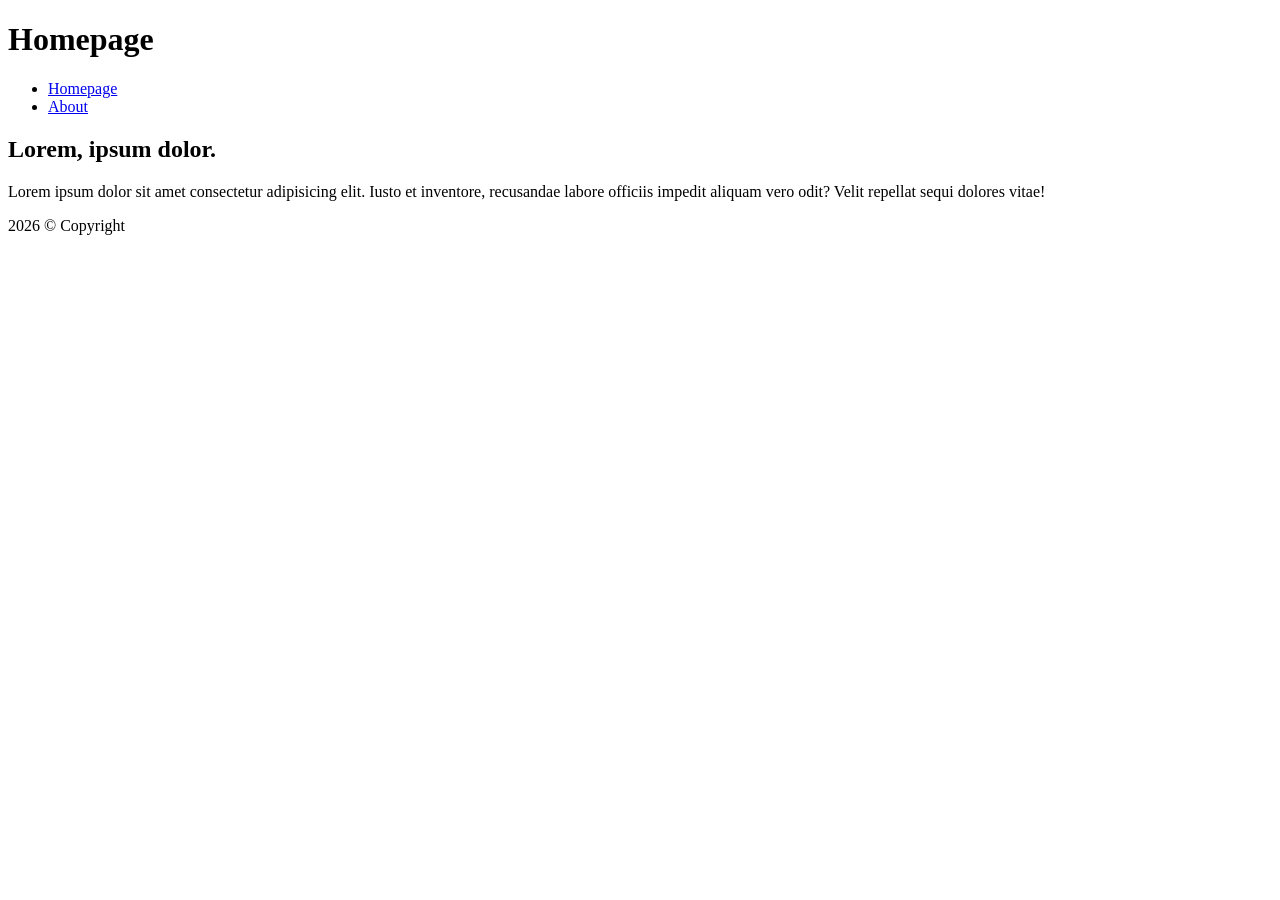
<file: lb1_Pipko/index.html>
<!-- @format -->

<!doctype html>
<html lang="en">
	<head>
		<meta charset="UTF-8" />
		<meta
			name="viewport"
			content="width=device-width, initial-scale=1.0"
		/>
		<title>Home</title>
	</head>
	<body class="page">
		<header class="header">
			<h1 class="header__title">Homepage</h1>
			<nav class="header__menu menu">
				<ul class="menu__lis">
					<li class="menu__item">
						<a
							href="#"
							class="menu__link"
						>
							Homepage
						</a>
					</li>
					<li class="menu__item">
						<a
							href="./about.html"
							class="menu__link"
						>
							About
						</a>
					</li>
				</ul>
			</nav>
		</header>
		<main class="content">
			<h2 class="content__title">Lorem, ipsum dolor.</h2>
			<p class="content__text">
				Lorem ipsum dolor sit amet consectetur adipisicing elit. Iusto
				et inventore, recusandae labore officiis impedit aliquam vero
				odit? Velit repellat sequi dolores vitae!
			</p>
		</main>
		<footer class="footer">
			<p class="copyright">2026 &copy; Copyright</p>
		</footer>
	</body>
</html>
</file>
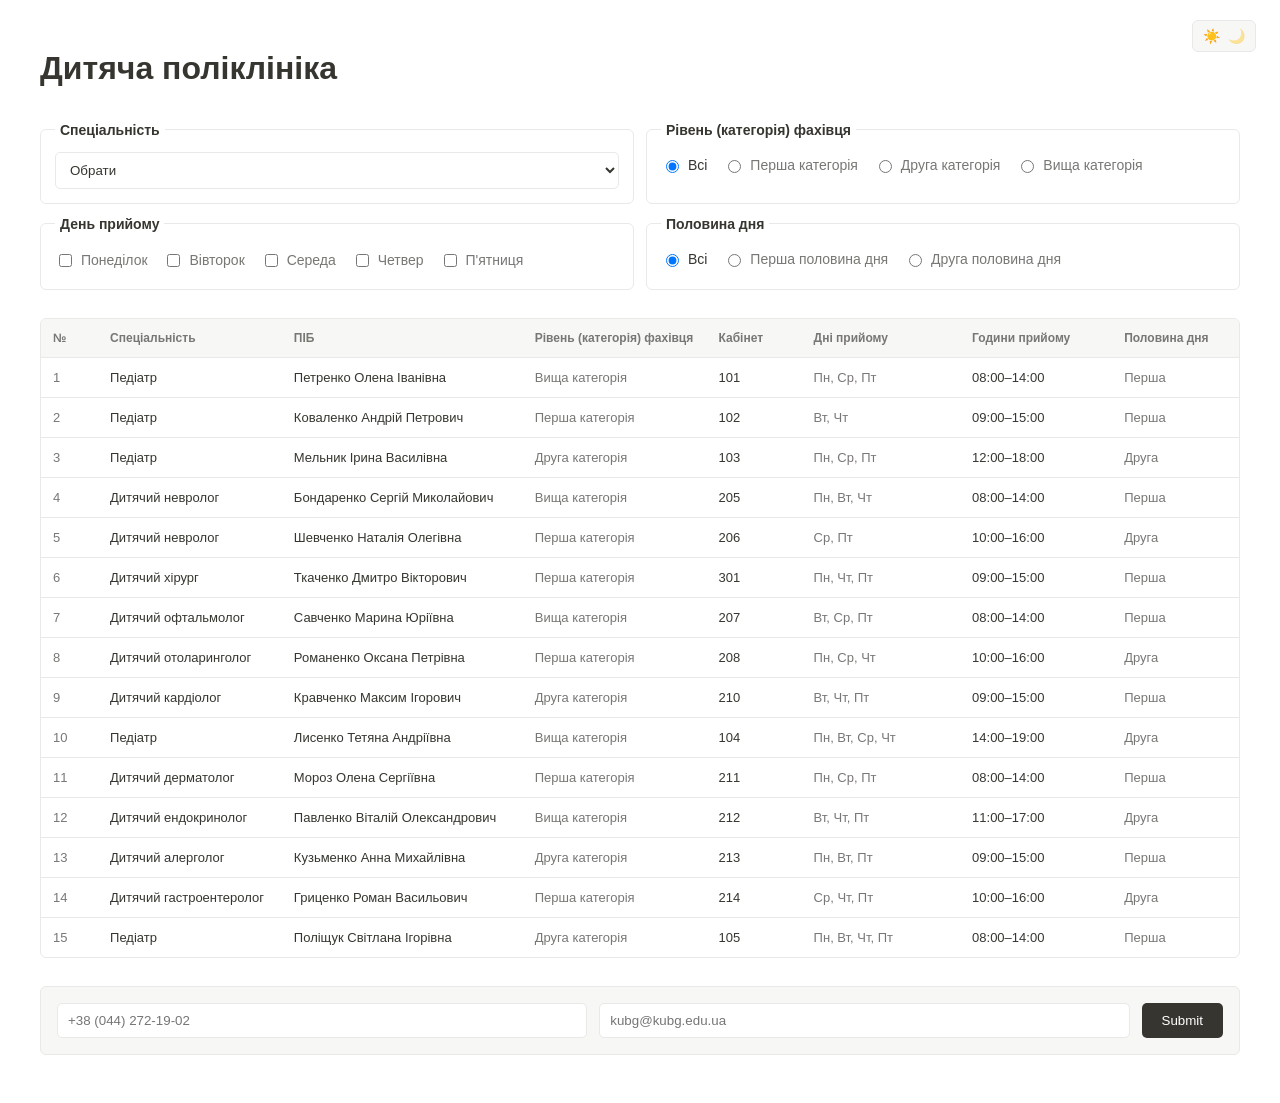
<file: lb6_Pipko/index.html>
<!-- @format -->

<!doctype html>
<html lang="uk">
	<head>
		<meta charset="UTF-8" />
		<meta
			name="viewport"
			content="width=device-width, initial-scale=1.0"
		/>
		<title>Лабораторна робота №6</title>

		<link
			rel="stylesheet"
			href="main.css"
		/>
		<link
			rel="stylesheet"
			href="filter.css"
		/>
	</head>
	<body>
		<main class="content">
			<section class="content__container">
				<div class="theme-switch">
					<input
						type="checkbox"
						id="theme-switch-input"
						class="theme-switch__input"
					/>

					<label
						for="theme-switch-input"
						class="theme-switch__label"
					>
						<span class="theme-switch__icon">☀️</span>
						<span class="theme-switch__icon">🌙</span>
					</label>
				</div>
				<h1 class="content__title">Дитяча поліклініка</h1>
				<form
					class="content__filter filter"
					action="index.html"
					method="get"
				>
					<fieldset class="filter__group">
						<legend class="filter__legend">Спеціальність</legend>
						<select
							class="filter__specialty"
							name="specialty"
							id="specialty"
						>
							<option>Обрати</option>
							<option value="pediatrician">Педіатр</option>
							<option value="pediatric-neurologist">
								Дитячий невролог
							</option>
							<option value="pediatric-surgeon">
								Дитячий хірург
							</option>
							<option value="pediatric-ophthalmologist">
								Дитячий офтальмолог
							</option>
							<option value="pediatric-otolaryngologist">
								Дитячий отоларинголог
							</option>
							<option value="pediatric-cardiologist">
								Дитячий кардіолог
							</option>
							<option value="pediatric-dermatologist">
								Дитячий дерматолог
							</option>
							<option value="pediatric-endocrinologist">
								Дитячий ендокринолог
							</option>
							<option value="pediatric-allergist">
								Дитячий алерголог
							</option>
							<option value="pediatric-gastroenterologist">
								Дитячий гастроентеролог
							</option>
						</select>
					</fieldset>

					<fieldset class="filter__group">
						<legend class="filter__legend">
							Рівень (категорія) фахівця
						</legend>
						<label class="filter__label">
							<input
								type="radio"
								name="category"
								value="all"
								checked
							/>
							<span>Всі</span>
						</label>
						<label class="filter__label">
							<input
								type="radio"
								name="category"
								value="first-category"
							/>
							<span>Перша категорія</span>
						</label>
						<label class="filter__label">
							<input
								type="radio"
								name="category"
								value="second-category"
							/>
							<span>Друга категорія</span>
						</label>
						<label class="filter__label">
							<input
								type="radio"
								name="category"
								value="highest-category"
							/>
							<span>Вища категорія</span>
						</label>
					</fieldset>

					<fieldset class="filter__group">
						<legend class="filter__legend">День прийому</legend>

						<label class="filter__label">
							<input
								type="checkbox"
								name="day"
								value="monday"
							/>
							<span>Понеділок</span>
						</label>

						<label class="filter__label">
							<input
								type="checkbox"
								name="day"
								value="tuesday"
							/>
							<span>Вівторок</span>
						</label>

						<label class="filter__label">
							<input
								type="checkbox"
								name="day"
								value="wednesday"
							/>
							<span>Середа</span>
						</label>

						<label class="filter__label">
							<input
								type="checkbox"
								name="day"
								value="thursday"
							/>
							<span>Четвер</span>
						</label>

						<label class="filter__label">
							<input
								type="checkbox"
								name="day"
								value="friday"
							/>
							<span>П'ятниця</span>
						</label>
					</fieldset>

					<fieldset class="filter__group">
						<legend class="filter__legend">Половина дня</legend>

						<label class="filter__label">
							<input
								type="radio"
								name="period"
								value="all"
								checked
							/>
							<span>Всі</span>
						</label>

						<label class="filter__label">
							<input
								type="radio"
								name="period"
								value="first"
							/>
							<span>Перша половина дня</span>
						</label>

						<label class="filter__label">
							<input
								type="radio"
								name="period"
								value="second"
							/>
							<span>Друга половина дня</span>
						</label>
					</fieldset>
				</form>
				<table class="content__table table">
					<thead class="table__head">
						<tr class="table__headrow">
							<th class="table__heading table__heading--order">
								№
							</th>
							<th
								class="table__heading table__heading--specialty"
							>
								Спеціальність
							</th>
							<th class="table__heading table__heading--fullname">
								ПІБ
							</th>
							<th class="table__heading table__heading--category">
								Рівень (категорія) фахівця
							</th>
							<th class="table__heading table__heading--cabinet">
								Кабінет
							</th>
							<th class="table__heading table__heading--days">
								Дні прийому
							</th>
							<th class="table__heading table__heading--worktime">
								Години прийому
							</th>
							<th class="table__heading table__heading--period">
								Половина дня
							</th>
						</tr>
					</thead>
					<tbody class="table__body">
						<tr
							class="table__row"
							data-specialty="pediatrician"
							data-category="highest-category"
							data-days="monday wednesday friday"
							data-period="first"
						>
							<td class="table__cell table__cell--order">1</td>
							<td class="table__cell table__cell--specialty">
								Педіатр
							</td>
							<td class="table__cell table__cell--fullname">
								Петренко Олена Іванівна
							</td>
							<td class="table__cell table__cell--category">
								Вища категорія
							</td>
							<td class="table__cell table__cell--cabinet">
								101
							</td>
							<td class="table__cell table__cell--days">
								Пн, Ср, Пт
							</td>
							<td class="table__cell table__cell--worktime">
								08:00–14:00
							</td>
							<td class="table__cell table__cell--period">
								Перша
							</td>
						</tr>

						<tr
							class="table__row"
							data-specialty="pediatrician"
							data-category="first-category"
							data-days="tuesday thursday"
							data-period="first"
						>
							<td class="table__cell table__cell--order">2</td>
							<td class="table__cell table__cell--specialty">
								Педіатр
							</td>
							<td class="table__cell table__cell--fullname">
								Коваленко Андрій Петрович
							</td>
							<td class="table__cell table__cell--category">
								Перша категорія
							</td>
							<td class="table__cell table__cell--cabinet">
								102
							</td>
							<td class="table__cell table__cell--days">
								Вт, Чт
							</td>
							<td class="table__cell table__cell--worktime">
								09:00–15:00
							</td>
							<td class="table__cell table__cell--period">
								Перша
							</td>
						</tr>

						<tr
							class="table__row"
							data-specialty="pediatrician"
							data-category="second-category"
							data-days="monday wednesday friday"
							data-period="second"
						>
							<td class="table__cell table__cell--order">3</td>
							<td class="table__cell table__cell--specialty">
								Педіатр
							</td>
							<td class="table__cell table__cell--fullname">
								Мельник Ірина Василівна
							</td>
							<td class="table__cell table__cell--category">
								Друга категорія
							</td>
							<td class="table__cell table__cell--cabinet">
								103
							</td>
							<td class="table__cell table__cell--days">
								Пн, Ср, Пт
							</td>
							<td class="table__cell table__cell--worktime">
								12:00–18:00
							</td>
							<td class="table__cell table__cell--period">
								Друга
							</td>
						</tr>

						<tr
							class="table__row"
							data-specialty="pediatric-neurologist"
							data-category="highest-category"
							data-days="monday tuesday thursday"
							data-period="first"
						>
							<td class="table__cell table__cell--order">4</td>
							<td class="table__cell table__cell--specialty">
								Дитячий невролог
							</td>
							<td class="table__cell table__cell--fullname">
								Бондаренко Сергій Миколайович
							</td>
							<td class="table__cell table__cell--category">
								Вища категорія
							</td>
							<td class="table__cell table__cell--cabinet">
								205
							</td>
							<td class="table__cell table__cell--days">
								Пн, Вт, Чт
							</td>
							<td class="table__cell table__cell--worktime">
								08:00–14:00
							</td>
							<td class="table__cell table__cell--period">
								Перша
							</td>
						</tr>

						<tr
							class="table__row"
							data-specialty="pediatric-neurologist"
							data-category="first-category"
							data-days="wednesday friday"
							data-period="second"
						>
							<td class="table__cell table__cell--order">5</td>
							<td class="table__cell table__cell--specialty">
								Дитячий невролог
							</td>
							<td class="table__cell table__cell--fullname">
								Шевченко Наталія Олегівна
							</td>
							<td class="table__cell table__cell--category">
								Перша категорія
							</td>
							<td class="table__cell table__cell--cabinet">
								206
							</td>
							<td class="table__cell table__cell--days">
								Ср, Пт
							</td>
							<td class="table__cell table__cell--worktime">
								10:00–16:00
							</td>
							<td class="table__cell table__cell--period">
								Друга
							</td>
						</tr>

						<tr
							class="table__row"
							data-specialty="pediatric-surgeon"
							data-category="first-category"
							data-days="monday thursday friday"
							data-period="first"
						>
							<td class="table__cell table__cell--order">6</td>
							<td class="table__cell table__cell--specialty">
								Дитячий хірург
							</td>
							<td class="table__cell table__cell--fullname">
								Ткаченко Дмитро Вікторович
							</td>
							<td class="table__cell table__cell--category">
								Перша категорія
							</td>
							<td class="table__cell table__cell--cabinet">
								301
							</td>
							<td class="table__cell table__cell--days">
								Пн, Чт, Пт
							</td>
							<td class="table__cell table__cell--worktime">
								09:00–15:00
							</td>
							<td class="table__cell table__cell--period">
								Перша
							</td>
						</tr>

						<tr
							class="table__row"
							data-specialty="pediatric-ophthalmologist"
							data-category="highest-category"
							data-days="tuesday wednesday friday"
							data-period="first"
						>
							<td class="table__cell table__cell--order">7</td>
							<td class="table__cell table__cell--specialty">
								Дитячий офтальмолог
							</td>
							<td class="table__cell table__cell--fullname">
								Савченко Марина Юріївна
							</td>
							<td class="table__cell table__cell--category">
								Вища категорія
							</td>
							<td class="table__cell table__cell--cabinet">
								207
							</td>
							<td class="table__cell table__cell--days">
								Вт, Ср, Пт
							</td>
							<td class="table__cell table__cell--worktime">
								08:00–14:00
							</td>
							<td class="table__cell table__cell--period">
								Перша
							</td>
						</tr>

						<tr
							class="table__row"
							data-specialty="pediatric-otolaryngologist"
							data-category="first-category"
							data-days="monday wednesday thursday"
							data-period="second"
						>
							<td class="table__cell table__cell--order">8</td>
							<td class="table__cell table__cell--specialty">
								Дитячий отоларинголог
							</td>
							<td class="table__cell table__cell--fullname">
								Романенко Оксана Петрівна
							</td>
							<td class="table__cell table__cell--category">
								Перша категорія
							</td>
							<td class="table__cell table__cell--cabinet">
								208
							</td>
							<td class="table__cell table__cell--days">
								Пн, Ср, Чт
							</td>
							<td class="table__cell table__cell--worktime">
								10:00–16:00
							</td>
							<td class="table__cell table__cell--period">
								Друга
							</td>
						</tr>

						<tr
							class="table__row"
							data-specialty="pediatric-cardiologist"
							data-category="second-category"
							data-days="tuesday thursday friday"
							data-period="first"
						>
							<td class="table__cell table__cell--order">9</td>
							<td class="table__cell table__cell--specialty">
								Дитячий кардіолог
							</td>
							<td class="table__cell table__cell--fullname">
								Кравченко Максим Ігорович
							</td>
							<td class="table__cell table__cell--category">
								Друга категорія
							</td>
							<td class="table__cell table__cell--cabinet">
								210
							</td>
							<td class="table__cell table__cell--days">
								Вт, Чт, Пт
							</td>
							<td class="table__cell table__cell--worktime">
								09:00–15:00
							</td>
							<td class="table__cell table__cell--period">
								Перша
							</td>
						</tr>

						<tr
							class="table__row"
							data-specialty="pediatrician"
							data-category="highest-category"
							data-days="monday tuesday wednesday thursday"
							data-period="second"
						>
							<td class="table__cell table__cell--order">10</td>
							<td class="table__cell table__cell--specialty">
								Педіатр
							</td>
							<td class="table__cell table__cell--fullname">
								Лисенко Тетяна Андріївна
							</td>
							<td class="table__cell table__cell--category">
								Вища категорія
							</td>
							<td class="table__cell table__cell--cabinet">
								104
							</td>
							<td class="table__cell table__cell--days">
								Пн, Вт, Ср, Чт
							</td>
							<td class="table__cell table__cell--worktime">
								14:00–19:00
							</td>
							<td class="table__cell table__cell--period">
								Друга
							</td>
						</tr>

						<tr
							class="table__row"
							data-specialty="pediatric-dermatologist"
							data-category="first-category"
							data-days="monday wednesday friday"
							data-period="first"
						>
							<td class="table__cell table__cell--order">11</td>
							<td class="table__cell table__cell--specialty">
								Дитячий дерматолог
							</td>
							<td class="table__cell table__cell--fullname">
								Мороз Олена Сергіївна
							</td>
							<td class="table__cell table__cell--category">
								Перша категорія
							</td>
							<td class="table__cell table__cell--cabinet">
								211
							</td>
							<td class="table__cell table__cell--days">
								Пн, Ср, Пт
							</td>
							<td class="table__cell table__cell--worktime">
								08:00–14:00
							</td>
							<td class="table__cell table__cell--period">
								Перша
							</td>
						</tr>

						<tr
							class="table__row"
							data-specialty="pediatric-endocrinologist"
							data-category="highest-category"
							data-days="tuesday thursday friday"
							data-period="second"
						>
							<td class="table__cell table__cell--order">12</td>
							<td class="table__cell table__cell--specialty">
								Дитячий ендокринолог
							</td>
							<td class="table__cell table__cell--fullname">
								Павленко Віталій Олександрович
							</td>
							<td class="table__cell table__cell--category">
								Вища категорія
							</td>
							<td class="table__cell table__cell--cabinet">
								212
							</td>
							<td class="table__cell table__cell--days">
								Вт, Чт, Пт
							</td>
							<td class="table__cell table__cell--worktime">
								11:00–17:00
							</td>
							<td class="table__cell table__cell--period">
								Друга
							</td>
						</tr>

						<tr
							class="table__row"
							data-specialty="pediatric-allergist"
							data-category="second-category"
							data-days="monday tuesday friday"
							data-period="first"
						>
							<td class="table__cell table__cell--order">13</td>
							<td class="table__cell table__cell--specialty">
								Дитячий алерголог
							</td>
							<td class="table__cell table__cell--fullname">
								Кузьменко Анна Михайлівна
							</td>
							<td class="table__cell table__cell--category">
								Друга категорія
							</td>
							<td class="table__cell table__cell--cabinet">
								213
							</td>
							<td class="table__cell table__cell--days">
								Пн, Вт, Пт
							</td>
							<td class="table__cell table__cell--worktime">
								09:00–15:00
							</td>
							<td class="table__cell table__cell--period">
								Перша
							</td>
						</tr>

						<tr
							class="table__row"
							data-specialty="pediatric-gastroenterologist"
							data-category="first-category"
							data-days="wednesday thursday friday"
							data-period="second"
						>
							<td class="table__cell table__cell--order">14</td>
							<td class="table__cell table__cell--specialty">
								Дитячий гастроентеролог
							</td>
							<td class="table__cell table__cell--fullname">
								Гриценко Роман Васильович
							</td>
							<td class="table__cell table__cell--category">
								Перша категорія
							</td>
							<td class="table__cell table__cell--cabinet">
								214
							</td>
							<td class="table__cell table__cell--days">
								Ср, Чт, Пт
							</td>
							<td class="table__cell table__cell--worktime">
								10:00–16:00
							</td>
							<td class="table__cell table__cell--period">
								Друга
							</td>
						</tr>

						<tr
							class="table__row"
							data-specialty="pediatrician"
							data-category="second-category"
							data-days="monday tuesday thursday friday"
							data-period="first"
						>
							<td class="table__cell table__cell--order">15</td>
							<td class="table__cell table__cell--specialty">
								Педіатр
							</td>
							<td class="table__cell table__cell--fullname">
								Поліщук Світлана Ігорівна
							</td>
							<td class="table__cell table__cell--category">
								Друга категорія
							</td>
							<td class="table__cell table__cell--cabinet">
								105
							</td>
							<td class="table__cell table__cell--days">
								Пн, Вт, Чт, Пт
							</td>
							<td class="table__cell table__cell--worktime">
								08:00–14:00
							</td>
							<td class="table__cell table__cell--period">
								Перша
							</td>
						</tr>
					</tbody>
				</table>
				<form
					class="content__contact contact"
					action="index.html"
					method="post"
				>
					<label class="contact__label">
						<input
							class="contact__input"
							type="tel"
							pattern="+38 (0[0-9]{2}) [0-9]{3}-[0-9]{2}-[0-9]{2}"
							placeholder="+38 (044) 272-19-02"
							required
						/>
					</label>
					<label class="contact__label">
						<input
							class="contact__input"
							type="email"
							placeholder="kubg@kubg.edu.ua"
							required
						/>
					</label>
					<input
						class="contact__btn"
						type="submit"
					/>
				</form>
			</section>
		</main>
	</body>
</html>
</file>
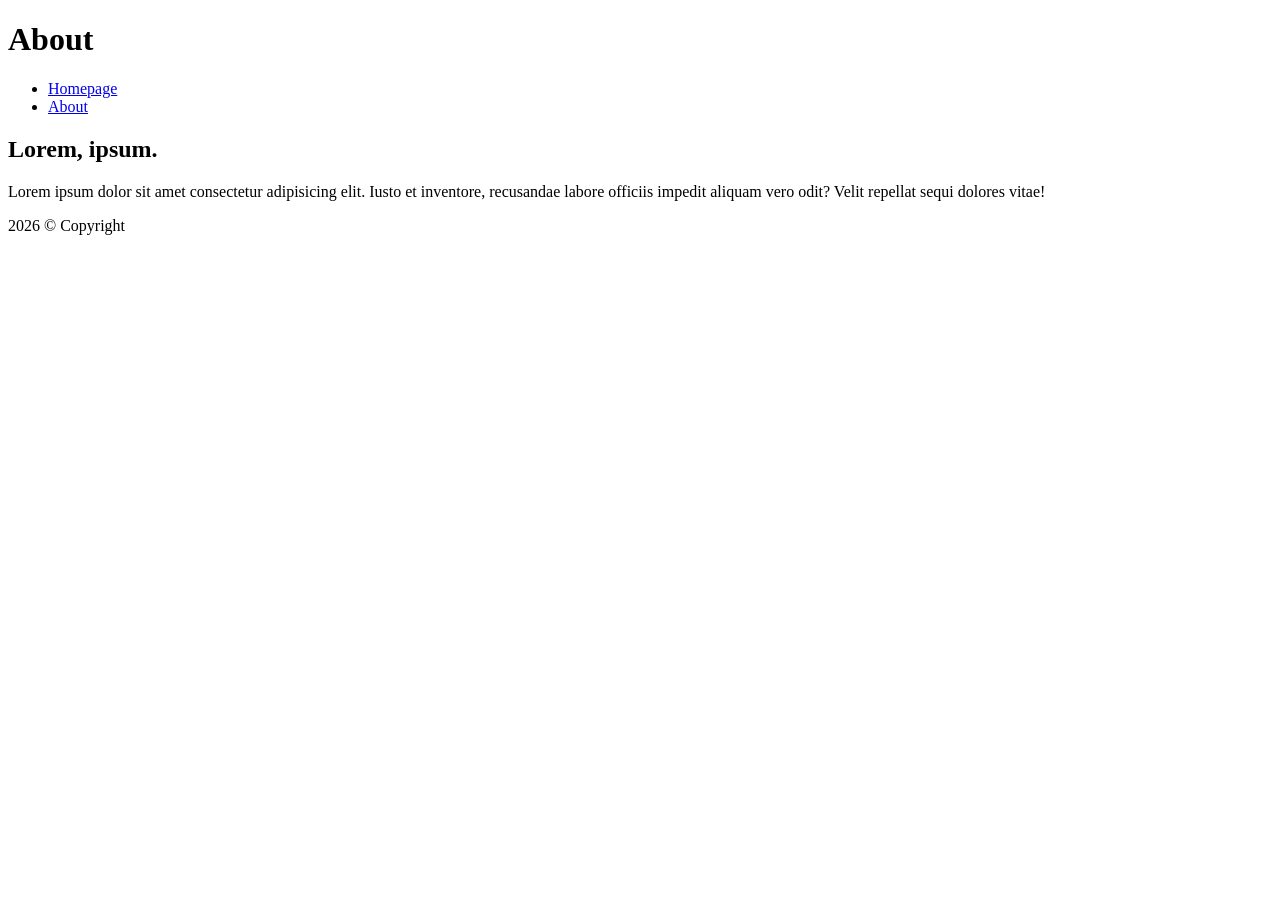
<file: lb1_Pipko/about.html>
<!-- @format -->

<!doctype html>
<html lang="en">
	<head>
		<meta charset="UTF-8" />
		<meta
			name="viewport"
			content="width=device-width, initial-scale=1.0"
		/>
		<title>About</title>
	</head>
	<body class="page">
		<header class="header">
			<h1 class="header__title">About</h1>
			<nav class="header__menu menu">
				<ul class="menu__lis">
					<li class="menu__item">
						<a
							href="./index.html"
							class="menu__link"
						>
							Homepage
						</a>
					</li>
					<li class="menu__item">
						<a
							href="#"
							class="menu__link"
						>
							About
						</a>
					</li>
				</ul>
			</nav>
		</header>
		<main class="content">
			<h2 class="content__title">Lorem, ipsum.</h2>
			<p class="content__text">
				Lorem ipsum dolor sit amet consectetur adipisicing elit. Iusto
				et inventore, recusandae labore officiis impedit aliquam vero
				odit? Velit repellat sequi dolores vitae!
			</p>
		</main>
		<footer class="footer">
			<p class="copyright">2026 &copy; Copyright</p>
		</footer>
	</body>
</html>
</file>
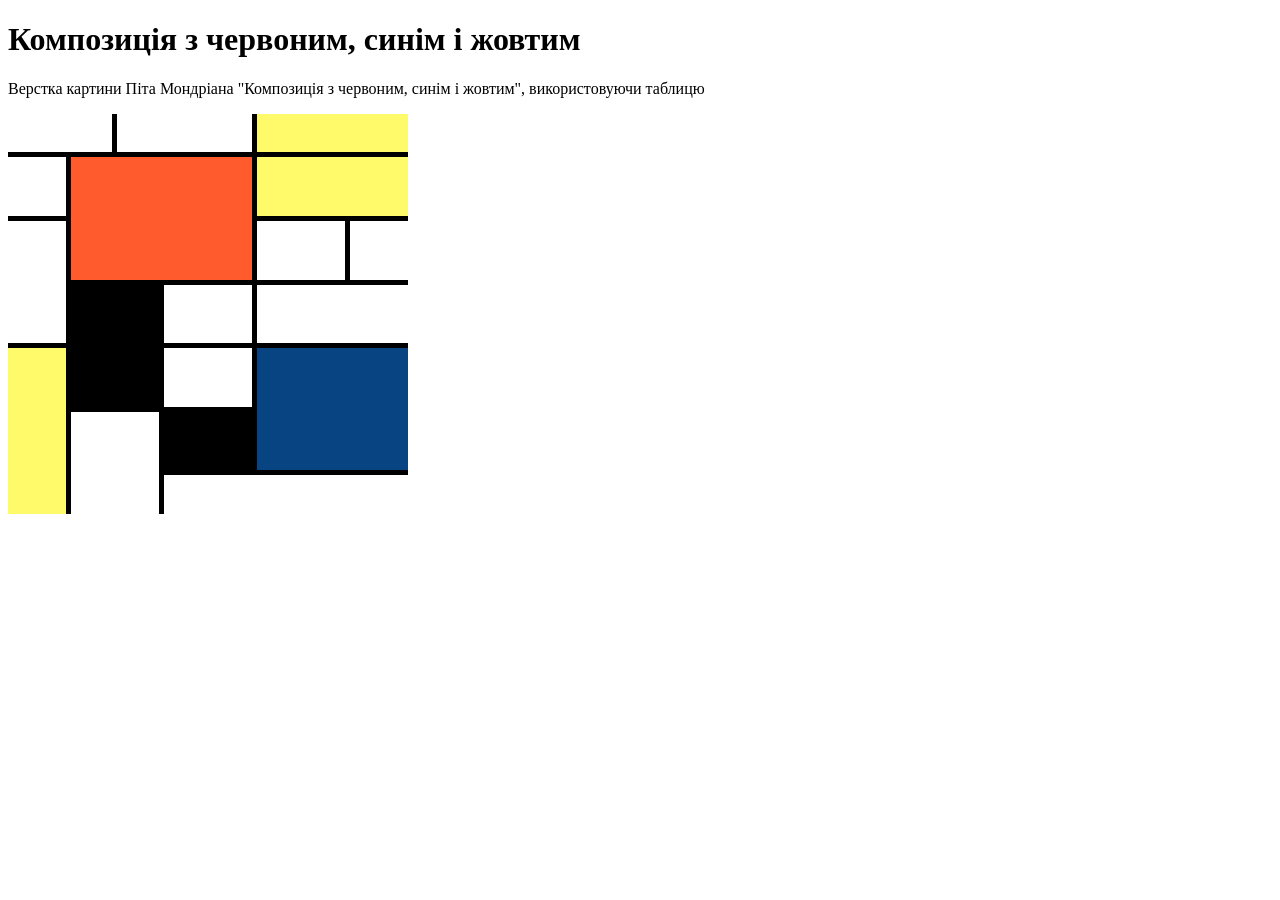
<file: lb2_Pipko/lb2_task2_Pipko.html>
<!-- @format -->

<!doctype html>
<html lang="en">
	<head>
		<meta charset="UTF-8" />
		<meta
			name="viewport"
			content="width=device-width, initial-scale=1.0"
		/>
		<title>Завдання 2. Таблиці - Лабораторна робота №2</title>

		<style>
			:root {
				--black-color: #000000;
				--white-color: #ffffff;

				--red-color: #ff5b2d;
				--yellow-color: #fffa69;
				--blue-color: #074481;
			}

			table {
				width: 400px;
				height: 400px;
				border-collapse: collapse;
				border-style: hidden;
			}

			td {
				border: 5px solid var(--black-color);
			}
		</style>
	</head>
	<body>
		<header>
			<h1>Композиція з червоним, синім і жовтим</h1>
			<p>
				Верстка картини Піта Мондріана "Композиція з червоним, синім і
				жовтим", використовуючи таблицю
			</p>
		</header>
		<main>
			<table>
				<tr>
					<td
						rowspan="1"
						colspan="2"
						style="background-color: var(--white-color)"
					></td>
					<td
						rowspan="1"
						colspan="3"
						style="background-color: var(--white-color)"
					></td>
					<td
						rowspan="1"
						colspan="2"
						style="background-color: var(--yellow-color)"
					></td>
				</tr>
				<tr>
					<td
						rowspan="2"
						colspan="1"
						style="background-color: var(--white-color)"
					></td>
					<td
						rowspan="4"
						colspan="4"
						style="background-color: var(--red-color)"
					></td>
					<td
						rowspan="2"
						colspan="2"
						style="background-color: var(--yellow-color)"
					></td>
				</tr>
				<tr></tr>
				<tr>
					<td
						rowspan="3"
						colspan="1"
						style="background-color: var(--white-color)"
					></td>
					<td
						rowspan="2"
						colspan="1"
						style="background-color: var(--white-color)"
					></td>
					<td
						rowspan="2"
						colspan="1"
						style="background-color: var(--white-color)"
					></td>
				</tr>
				<tr></tr>
				<tr>
					<td
						rowspan="2"
						colspan="2"
						style="background-color: var(--black-color)"
					></td>
					<td
						rowspan="1"
						colspan="2"
						style="background-color: var(--white-color)"
					></td>
					<td
						rowspan="1"
						colspan="2"
						style="background-color: var(--white-color)"
					></td>
				</tr>
				<tr>
					<td
						rowspan="3"
						colspan="1"
						style="background-color: var(--yellow-color)"
					></td>
					<td
						rowspan="1"
						colspan="2"
						style="background-color: var(--white-color)"
					></td>
					<td
						rowspan="2"
						colspan="2"
						style="background-color: var(--blue-color)"
					></td>
				</tr>
				<tr>
					<td
						rowspan="2"
						colspan="2"
						style="background-color: var(--white-color)"
					></td>
					<td
						rowspan="1"
						colspan="2"
						style="background-color: var(--black-color)"
					></td>
				</tr>
				<tr>
					<td
						rowspan="1"
						colspan="4"
						style="background-color: var(--white-color)"
					></td>
				</tr>
			</table>
		</main>
	</body>
</html>
</file>
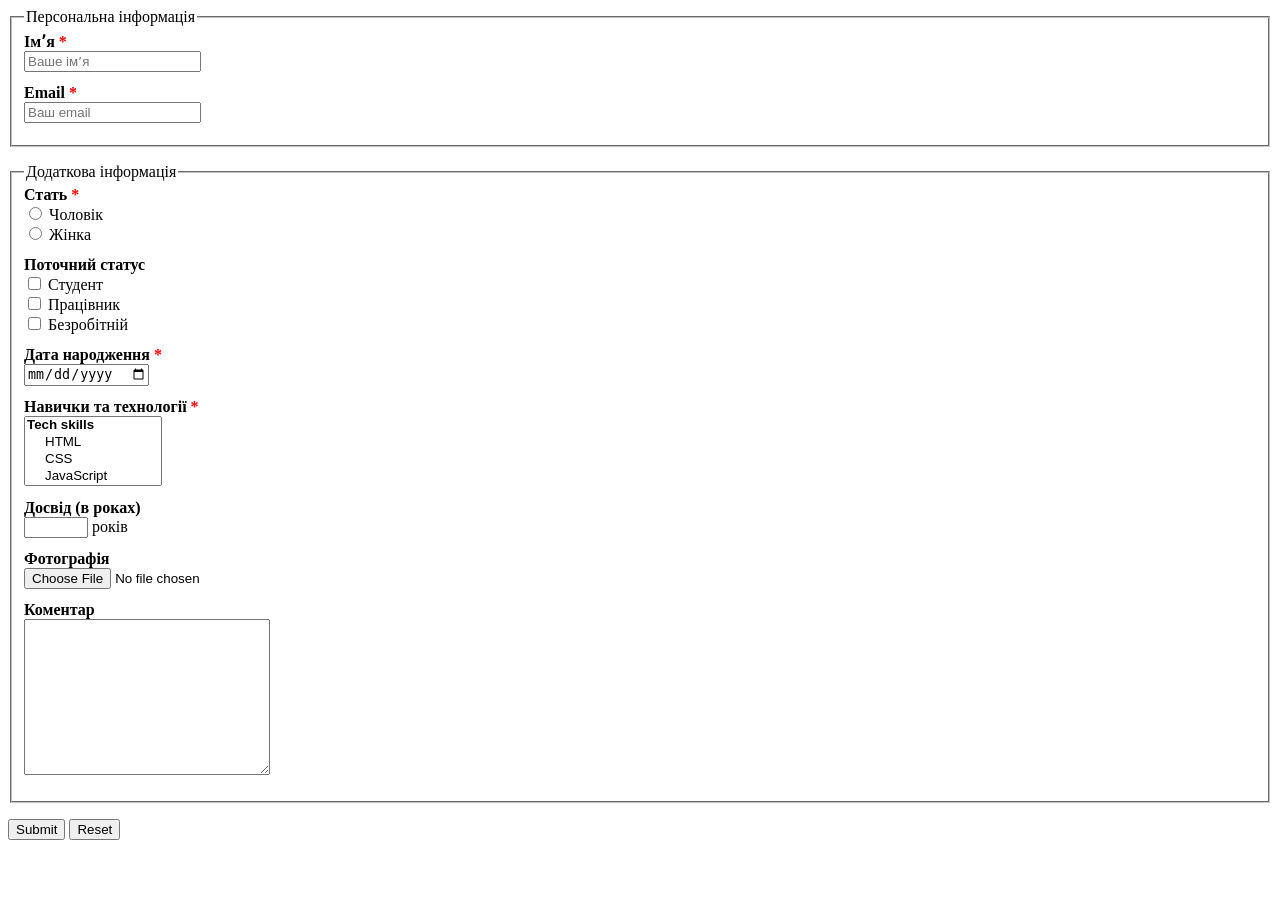
<file: lb3_Pipko/lb3_task1.html>
<!-- @format -->

<!doctype html>
<html lang="uk">
	<head>
		<meta charset="UTF-8" />
		<meta
			name="viewport"
			content="width=device-width, initial-scale=1.0"
		/>
		<title>Завдання 3 - Лабораторна робота №3</title>
		<style>
			fieldset {
				margin-bottom: 1rem;
			}

			div {
				margin-bottom: 0.75rem;
			}

			strong[data-required='true'] {
				&::after {
					content: '*';
					color: #ff0000;
				}
			}
		</style>
	</head>
	<body>
		<form
			action="lb3_task1.html"
			method="post"
		>
			<!-- Start Персональна інформація -->
			<fieldset>
				<legend>Персональна інформація</legend>

				<!-- Start Імʼя -->
				<div>
					<label for="form-field-fullname">
						<strong data-required="true"> Імʼя </strong>
					</label>
					<label>
						<br />
						<input
							type="text"
							id="form-field-fullname"
							name="fullname"
							placeholder="Ваше імʼя"
						/>
						<span></span>
					</label>
				</div>
				<!-- End Імʼя -->

				<!-- Start Email -->
				<div>
					<label for="form-field-email">
						<strong data-required="true"> Email </strong>
					</label>
					<label>
						<br />
						<input
							type="email"
							id="form-field-email"
							name="email"
							placeholder="Ваш email"
						/>
						<span></span>
					</label>
				</div>
				<!-- End Email -->
			</fieldset>
			<!-- End Персональна інформація -->

			<!-- Start Додаткова інформація -->
			<fieldset>
				<legend>Додаткова інформація</legend>

				<!-- Start Стать -->
				<div>
					<label for="form-field-gender-male">
						<strong data-required="true"> Стать </strong>
					</label>
					<label>
						<br />
						<input
							type="radio"
							id="form-field-gender-male"
							name="gender"
							value="male"
						/>
						<span>Чоловік</span>
					</label>
					<label>
						<br />
						<input
							type="radio"
							id="form-field-gender-female"
							name="gender"
							value="female"
						/>
						<span>Жінка</span>
					</label>
				</div>
				<!-- End Стать -->

				<!-- Start Поточний статус -->
				<div>
					<label for="form-field-current-status-student">
						<strong data-required="false"> Поточний статус </strong>
					</label>
					<label>
						<br />
						<input
							type="checkbox"
							id="form-field-current-status-student"
							name="current-status"
							value="student"
						/>
						<span>Студент</span>
					</label>
					<label>
						<br />
						<input
							type="checkbox"
							id="form-field-current-status-employee"
							name="current-status"
							value="employee"
						/>
						<span>Працівник</span>
					</label>
					<label>
						<br />
						<input
							type="checkbox"
							id="form-field-current-status-unemployed"
							name="current-status"
							value="unemployed"
						/>
						<span>Безробітній</span>
					</label>
				</div>
				<!-- End Поточний статус -->

				<!-- Start Дата народження -->
				<div>
					<label for="form-field-birdthday">
						<strong data-required="true"> Дата народження </strong>
					</label>
					<label>
						<br />
						<input
							type="date"
							id="form-field-birdthday"
							name="birdthday"
							value=""
						/>
						<span></span>
					</label>
				</div>
				<!-- End Дата народження -->

				<!-- Start Навички та технології -->
				<div>
					<label for="form-field-skills">
						<strong data-required="true">
							Навички та технології
						</strong>
					</label>
					<label>
						<br />
						<select
							id="form-field-skills"
							name="skills"
							multiple
						>
							<optgroup label="Tech skills">
								<option value="html">HTML</option>
								<option value="css">CSS</option>
								<option value="javascript">JavaScript</option>
								<option value="asp-net">ASP.NET</option>
							</optgroup>
							<optgroup label="Soft skills">
								<option value="time-management">
									Тайм-менеджмент
								</option>
								<option value="team-working">
									Командна робота
								</option>
								<option value="leadership">Лідерство</option>
							</optgroup>
						</select>
						<span></span>
					</label>
				</div>
				<!-- End Навички та технології -->

				<!-- Start Досвід (в роках) -->
				<div>
					<label for="form-field-experience">
						<strong data-required="false">
							Досвід (в роках)
						</strong>
					</label>
					<label>
						<br />
						<input
							type="number"
							id="form-field-experience"
							name="experience"
							min="0"
							max="25"
							step=".5"
						/>
						<span> років </span>
					</label>
				</div>
				<!-- End Досвід (в роках) -->

				<!-- Start Фотографія -->
				<div>
					<label for="form-field-photo">
						<strong data-required="false"> Фотографія </strong>
					</label>
					<label>
						<br />
						<input
							type="file"
							id="form-field-photo"
							name="photo"
						/>
						<span></span>
					</label>
				</div>
				<!-- End Фотографія -->

				<!-- Start Коментар -->
				<div>
					<label for="form-field-comment">
						<strong data-required="false"> Коментар </strong>
					</label>
					<label>
						<br />
						<textarea
							id="form-field-comment"
							name="comment"
							rows="10"
							cols="28"
						></textarea>
						<span></span>
					</label>
				</div>
				<!-- End Коментар -->
			</fieldset>
			<!-- End Додаткова інформація -->

			<!-- Start Маніпулятори -->
			<input type="submit" />
			<input type="reset" />
			<!-- End Маніпулятори -->
		</form>
	</body>
</html>
</file>
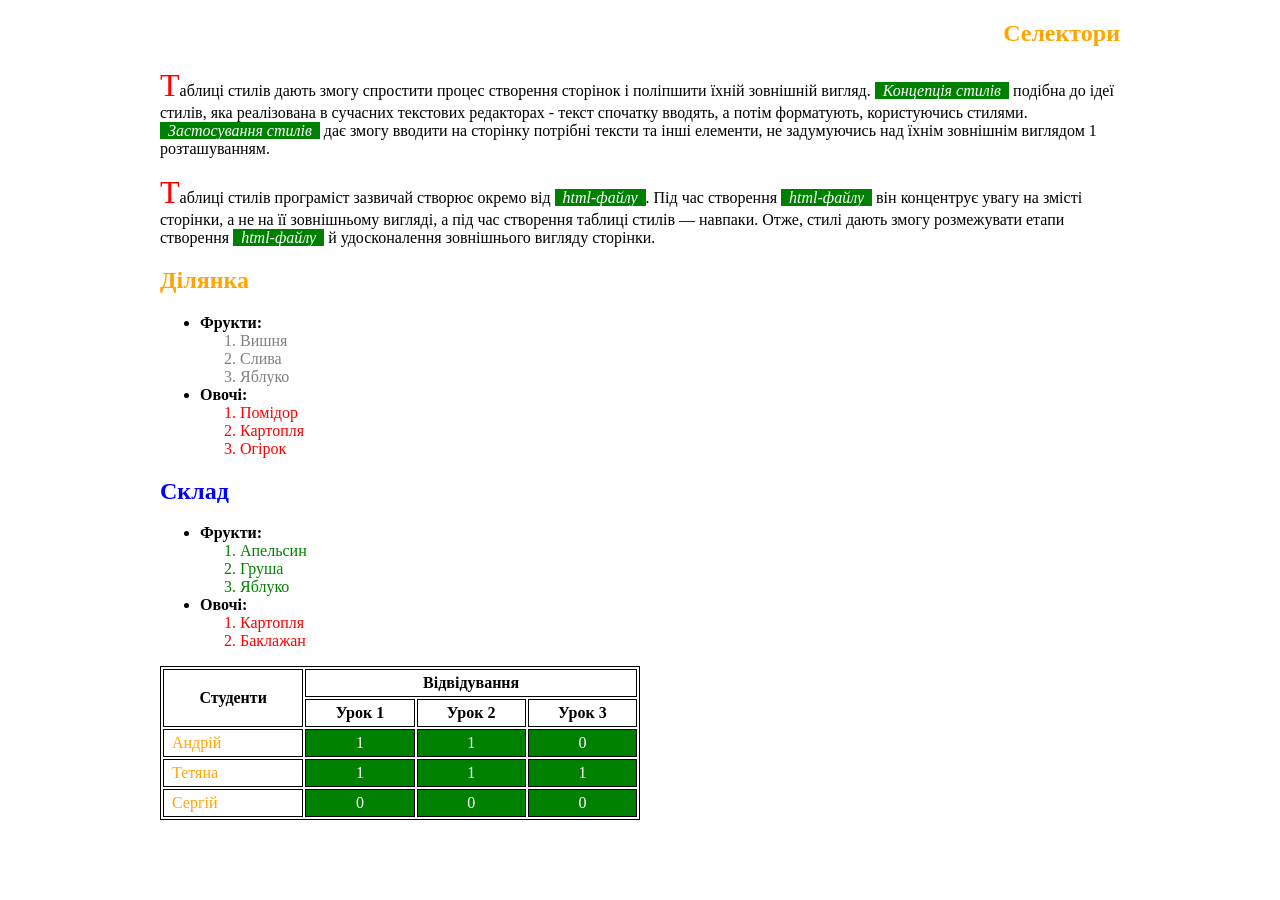
<file: lb4_Pipko/lb4_task1.html>
<!-- @format -->

<!doctype html>
<html lang="en">
	<head>
		<meta charset="UTF-8" />
		<meta
			name="viewport"
			content="width=device-width, initial-scale=1.0"
		/>
		<title>Завдання 3 - Лабораторна робота №4</title>

		<link
			rel="stylesheet"
			href="main.css"
		/>
	</head>
	<body>
		<main class="site-main">
			<section class="site-main__content content">
				<h1 class="content__title">Селектори</h1>
				<p class="content__paragraph">
					Таблиці стилів дають змогу спростити процес створення
					сторінок і поліпшити їхній зовнішній вигляд.
					<mark class="content__mark">Концепція стилів</mark> подібна
					до ідеї стилів, яка реалізована в сучасних текстових
					редакторах - текст спочатку вводять, а потім форматують,
					користуючись стилями.
					<mark class="content__mark">Застосування стилів</mark> дає
					змогу вводити на сторінку потрібні тексти та інші елементи,
					не задумуючись над їхнім зовнішнім виглядом 1 розташуванням.
				</p>
				<p class="content__paragraph">
					Таблиці стилів програміст зазвичай створює окремо від
					<mark class="content__mark">html-файлу</mark>. Під час
					створення <mark class="content__mark">html-файлу</mark> він
					концентрує увагу на змісті сторінки, а не на її зовнішньому
					вигляді, а під час створення таблиці стилів — навпаки. Отже,
					стилі дають змогу розмежувати етапи створення
					<mark class="content__mark">html-файлу</mark> й
					удосконалення зовнішнього вигляду сторінки.
				</p>

				<h2 class="content__subtitle content__subtitle--orange">
					Ділянка
				</h2>
				<ul class="content__list list">
					<li class="list__item list-item">
						<strong class="list-item__title">Фрукти:</strong>
						<ol class="list-item__sublist sublist">
							<li class="sublist__item sublist__item--disabled">
								Вишня
							</li>
							<li class="sublist__item sublist__item--disabled">
								Слива
							</li>
							<li class="sublist__item sublist__item--disabled">
								Яблуко
							</li>
						</ol>
					</li>
					<li class="list__item list-item">
						<strong class="list-item__title">Овочі:</strong>
						<ol class="list-item__sublist sublist">
							<li
								class="sublist__item sublist__item--uncomplited"
							>
								Помідор
							</li>
							<li
								class="sublist__item sublist__item--uncomplited"
							>
								Картопля
							</li>
							<li
								class="sublist__item sublist__item--uncomplited"
							>
								Огірок
							</li>
						</ol>
					</li>
				</ul>

				<h2 class="content__subtitle content__subtitle--blue">Склад</h2>
				<ul>
					<li class="list__item list-item">
						<strong class="list-item__title">Фрукти:</strong>
						<ol class="list-item__sublist sublist">
							<li class="sublist__item sublist__item--complited">
								Апельсин
							</li>
							<li class="sublist__item sublist__item--complited">
								Груша
							</li>
							<li class="sublist__item sublist__item--complited">
								Яблуко
							</li>
						</ol>
					</li>
					<li class="list__item list-item">
						<strong class="list-item__title">Овочі:</strong>
						<ol class="list-item__sublist sublist">
							<li
								class="sublist__item sublist__item--uncomplited"
							>
								Картопля
							</li>
							<li
								class="sublist__item sublist__item--uncomplited"
							>
								Баклажан
							</li>
						</ol>
					</li>
				</ul>

				<table class="content__table table">
					<thead class="table__head">
						<tr class="table__row">
							<th
								class="table__heading"
								colspan="1"
								rowspan="2"
							>
								Студенти
							</th>
							<th
								class="table__heading"
								colspan="3"
								rowspan="1"
							>
								Відвідування
							</th>
						</tr>
						<tr class="table__row">
							<th class="table__heading">Урок 1</th>
							<th class="table__heading">Урок 2</th>
							<th class="table__heading">Урок 3</th>
						</tr>
					</thead>
					<tbody>
						<tr class="table__row">
							<td class="table__cell table__cell--name">
								Андрій
							</td>
							<td class="table__cell table__cell--visiting">1</td>
							<td class="table__cell table__cell--visiting">1</td>
							<td class="table__cell table__cell--visiting">0</td>
						</tr>
						<tr class="table__row">
							<td class="table__cell table__cell--name">
								Тетяна
							</td>
							<td class="table__cell table__cell--visiting">1</td>
							<td class="table__cell table__cell--visiting">1</td>
							<td class="table__cell table__cell--visiting">1</td>
						</tr>
						<tr class="table__row">
							<td class="table__cell table__cell--name">
								Сергій
							</td>
							<td class="table__cell table__cell--visiting">0</td>
							<td class="table__cell table__cell--visiting">0</td>
							<td class="table__cell table__cell--visiting">0</td>
						</tr>
					</tbody>
				</table>
			</section>
		</main>
	</body>
</html>
</file>
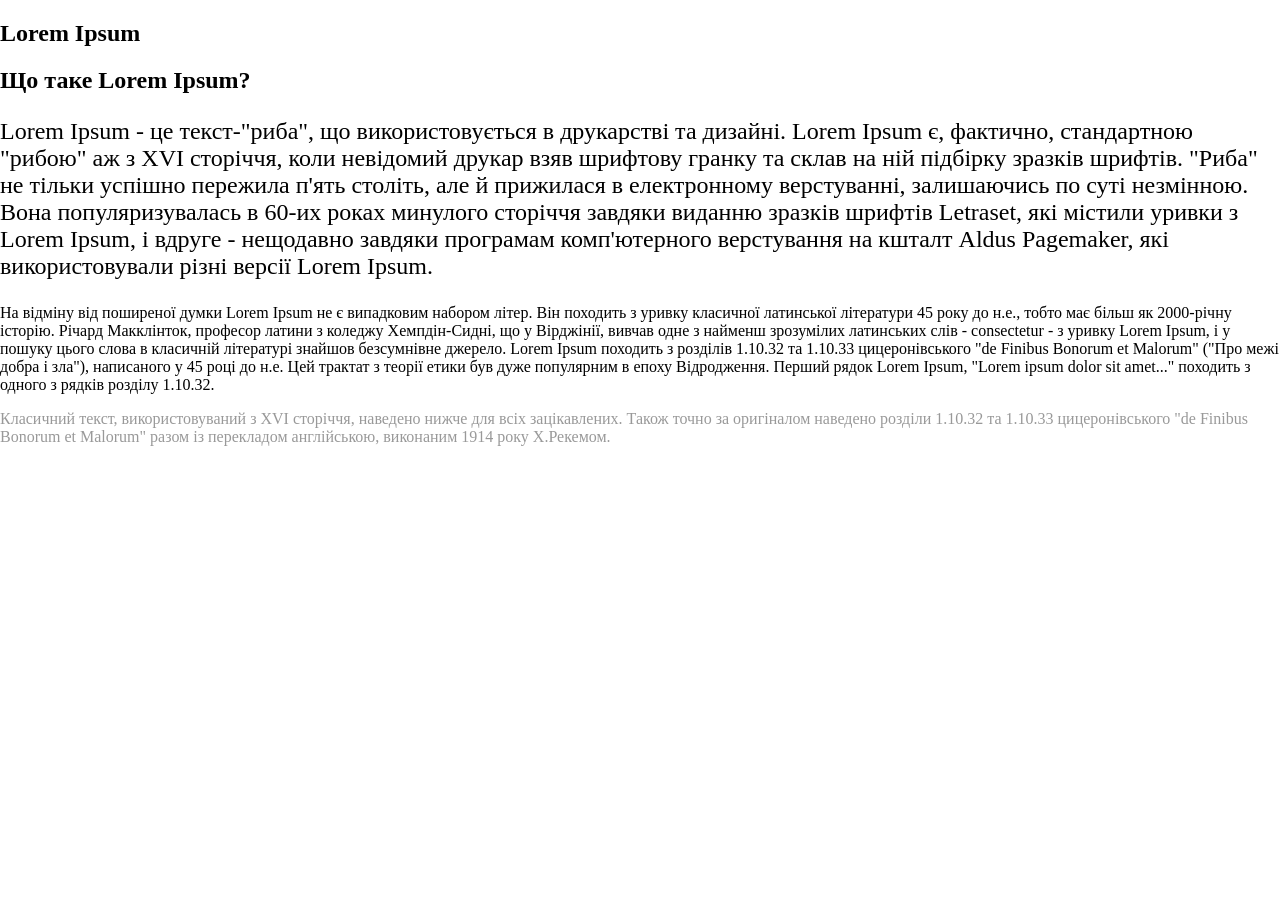
<file: lb5_Pipko/task_1.html>
<!-- @format -->

<!doctype html>
<html>
	<head>
		<meta charset="UTF-8" />
		<title>Завдання 1</title>
		<link
			rel="stylesheet"
			href="task_1.css"
		/>
	</head>

	<body>
		<article>
			<header>
				<hgroup>
					<h1>Lorem Ipsum</h1>
					<h2>Що таке Lorem Ipsum?</h2>
				</hgroup>
			</header>
			<p>
				Lorem Ipsum - це текст-"риба", що використовується в друкарстві
				та дизайні. Lorem Ipsum є, фактично, стандартною "рибою" аж з
				XVI сторіччя, коли невідомий друкар взяв шрифтову гранку та
				склав на ній підбірку зразків шрифтів. "Риба" не тільки успішно
				пережила п'ять століть, але й прижилася в електронному
				верстуванні, залишаючись по суті незмінною. Вона
				популяризувалась в 60-их роках минулого сторіччя завдяки виданню
				зразків шрифтів Letraset, які містили уривки з Lorem Ipsum, і
				вдруге - нещодавно завдяки програмам комп'ютерного верстування
				на кшталт Aldus Pagemaker, які використовували різні версії
				Lorem Ipsum.
			</p>
			<p>
				На відміну від поширеної думки Lorem Ipsum не є випадковим
				набором літер. Він походить з уривку класичної латинської
				літератури 45 року до н.е., тобто має більш як 2000-річну
				історію. Річард Макклінток, професор латини з коледжу
				Хемпдін-Сидні, що у Вірджінії, вивчав одне з найменш зрозумілих
				латинських слів - consectetur - з уривку Lorem Ipsum, і у пошуку
				цього слова в класичній літературі знайшов безсумнівне джерело.
				Lorem Ipsum походить з розділів 1.10.32 та 1.10.33
				цицеронівського "de Finibus Bonorum et Malorum" ("Про межі добра
				і зла"), написаного у 45 році до н.е. Цей трактат з теорії етики
				був дуже популярним в епоху Відродження. Перший рядок Lorem
				Ipsum, "Lorem ipsum dolor sit amet..." походить з одного з
				рядків розділу 1.10.32.
			</p>
			<p>
				Класичний текст, використовуваний з XVI сторіччя, наведено нижче
				для всіх зацікавлених. Також точно за оригіналом наведено
				розділи 1.10.32 та 1.10.33 цицеронівського "de Finibus Bonorum
				et Malorum" разом із перекладом англійською, виконаним 1914 року
				Х.Рекемом.
			</p>
		</article>
	</body>
</html>
</file>
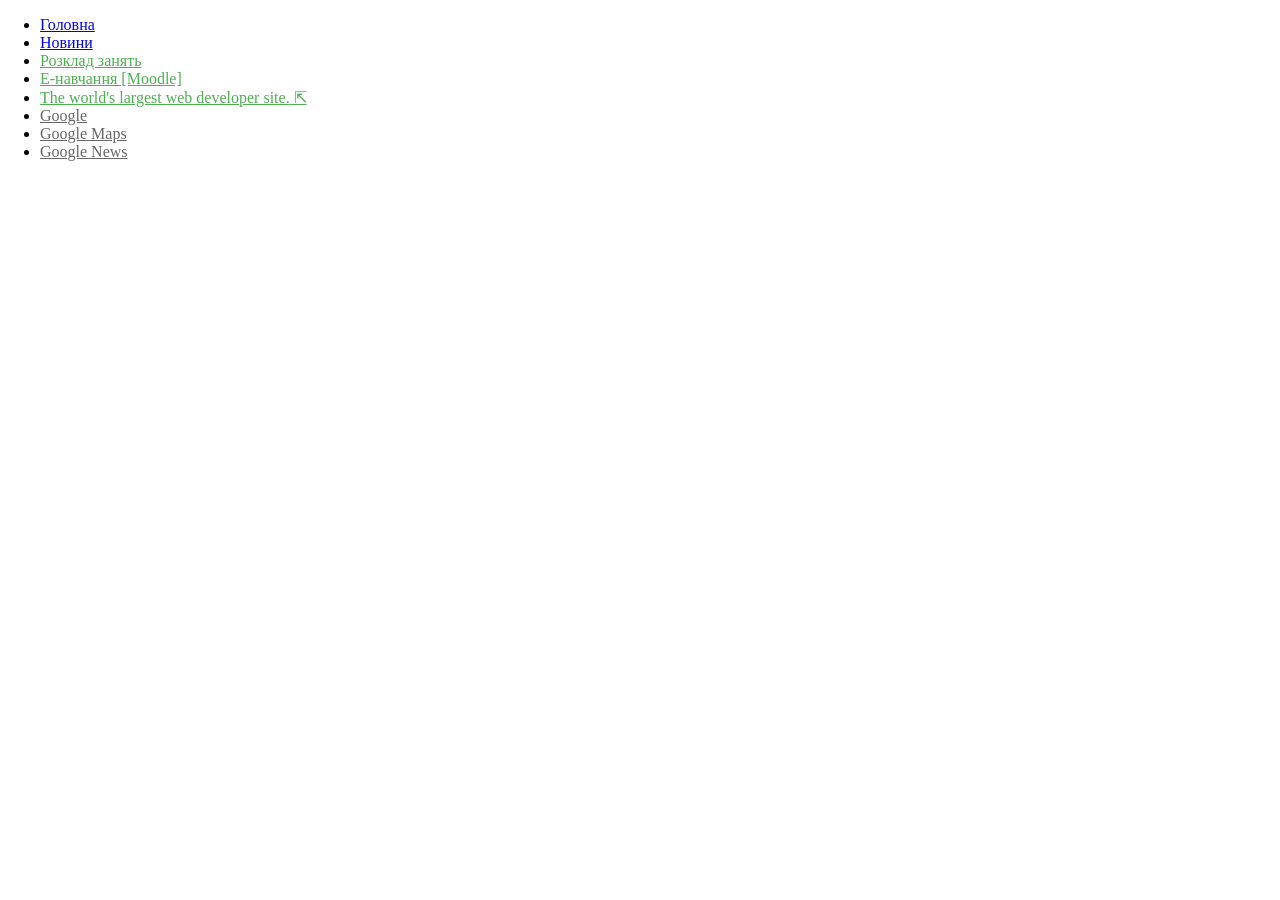
<file: lb5_Pipko/task_2.html>
﻿<!DOCTYPE html>
<html>

<head>
    <meta charset="UTF-8">
    <title>Завдання 2</title>
    <link rel="stylesheet" href="task_2.css">
</head>
</head>

<body>

    <div>
        <ul>
            <li><a href="/">Головна</a></li>
            <li><a href="/news">Новини</a></li>
            <li><a href="https://dekanat.kubg.edu.ua/cgi-bin/timetable.cgi?n=700">Розклад занять</a></li>
            <li><a href="https://elearning.kubg.edu.ua/login/index.php">Е-навчання [Moodle]</a></li>
            <li><a href="https://www.w3schools.com/" target="_blank">The world's largest web developer site.</a></li>
            <li><a href="https://google.com">Google</a></li>
            <li><a href="https://maps.google.com">Google Maps</a></li>
            <li><a href="https://news.google.com">Google News</a></li>
        </ul>
    </div>

</body>

</html>
</file>
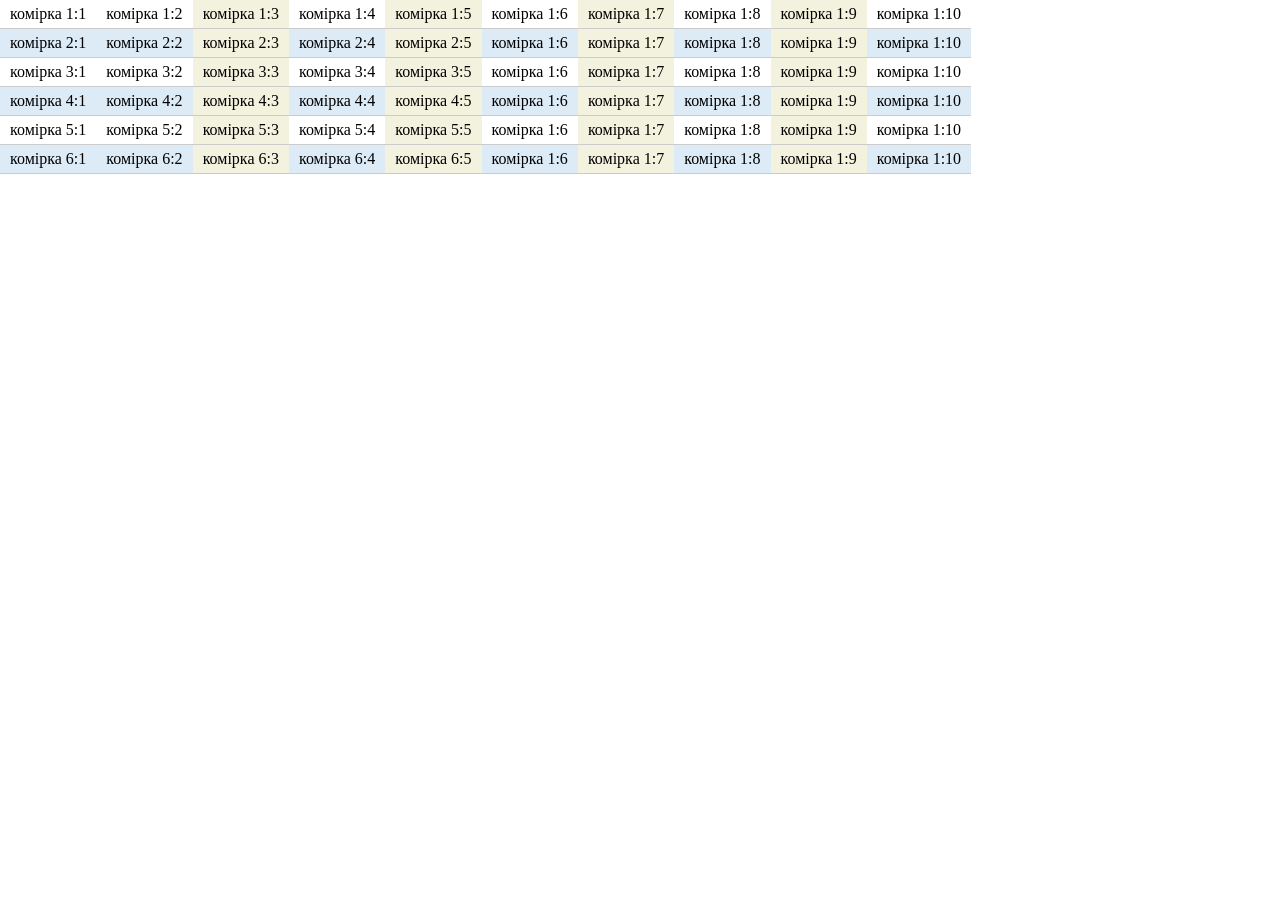
<file: lb5_Pipko/task_3.html>
<!-- @format -->

<!doctype html>
<html>
	<head>
		<meta charset="UTF-8" />
		<title>Завдання 3</title>
		<link
			rel="stylesheet"
			href="task_3.css"
		/>
		<style>
			table,
			td {
				border-collapse: collapse;
			}

			td {
				padding: 5px 10px;
				border-bottom: 1px solid #ccc;
			}
		</style>
	</head>

	<body>
		<table>
			<tr>
				<td>комірка 1:1</td>
				<td>комірка 1:2</td>
				<td>комірка 1:3</td>
				<td>комірка 1:4</td>
				<td>комірка 1:5</td>
				<td>комірка 1:6</td>
				<td>комірка 1:7</td>
				<td>комірка 1:8</td>
				<td>комірка 1:9</td>
				<td>комірка 1:10</td>
			</tr>
			<tr>
				<td>комірка 2:1</td>
				<td>комірка 2:2</td>
				<td>комірка 2:3</td>
				<td>комірка 2:4</td>
				<td>комірка 2:5</td>
				<td>комірка 1:6</td>
				<td>комірка 1:7</td>
				<td>комірка 1:8</td>
				<td>комірка 1:9</td>
				<td>комірка 1:10</td>
			</tr>
			<tr>
				<td>комірка 3:1</td>
				<td>комірка 3:2</td>
				<td>комірка 3:3</td>
				<td>комірка 3:4</td>
				<td>комірка 3:5</td>
				<td>комірка 1:6</td>
				<td>комірка 1:7</td>
				<td>комірка 1:8</td>
				<td>комірка 1:9</td>
				<td>комірка 1:10</td>
			</tr>
			<tr>
				<td>комірка 4:1</td>
				<td>комірка 4:2</td>
				<td>комірка 4:3</td>
				<td>комірка 4:4</td>
				<td>комірка 4:5</td>
				<td>комірка 1:6</td>
				<td>комірка 1:7</td>
				<td>комірка 1:8</td>
				<td>комірка 1:9</td>
				<td>комірка 1:10</td>
			</tr>
			<tr>
				<td>комірка 5:1</td>
				<td>комірка 5:2</td>
				<td>комірка 5:3</td>
				<td>комірка 5:4</td>
				<td>комірка 5:5</td>
				<td>комірка 1:6</td>
				<td>комірка 1:7</td>
				<td>комірка 1:8</td>
				<td>комірка 1:9</td>
				<td>комірка 1:10</td>
			</tr>
			<tr>
				<td>комірка 6:1</td>
				<td>комірка 6:2</td>
				<td>комірка 6:3</td>
				<td>комірка 6:4</td>
				<td>комірка 6:5</td>
				<td>комірка 1:6</td>
				<td>комірка 1:7</td>
				<td>комірка 1:8</td>
				<td>комірка 1:9</td>
				<td>комірка 1:10</td>
			</tr>
		</table>
	</body>
</html>
</file>
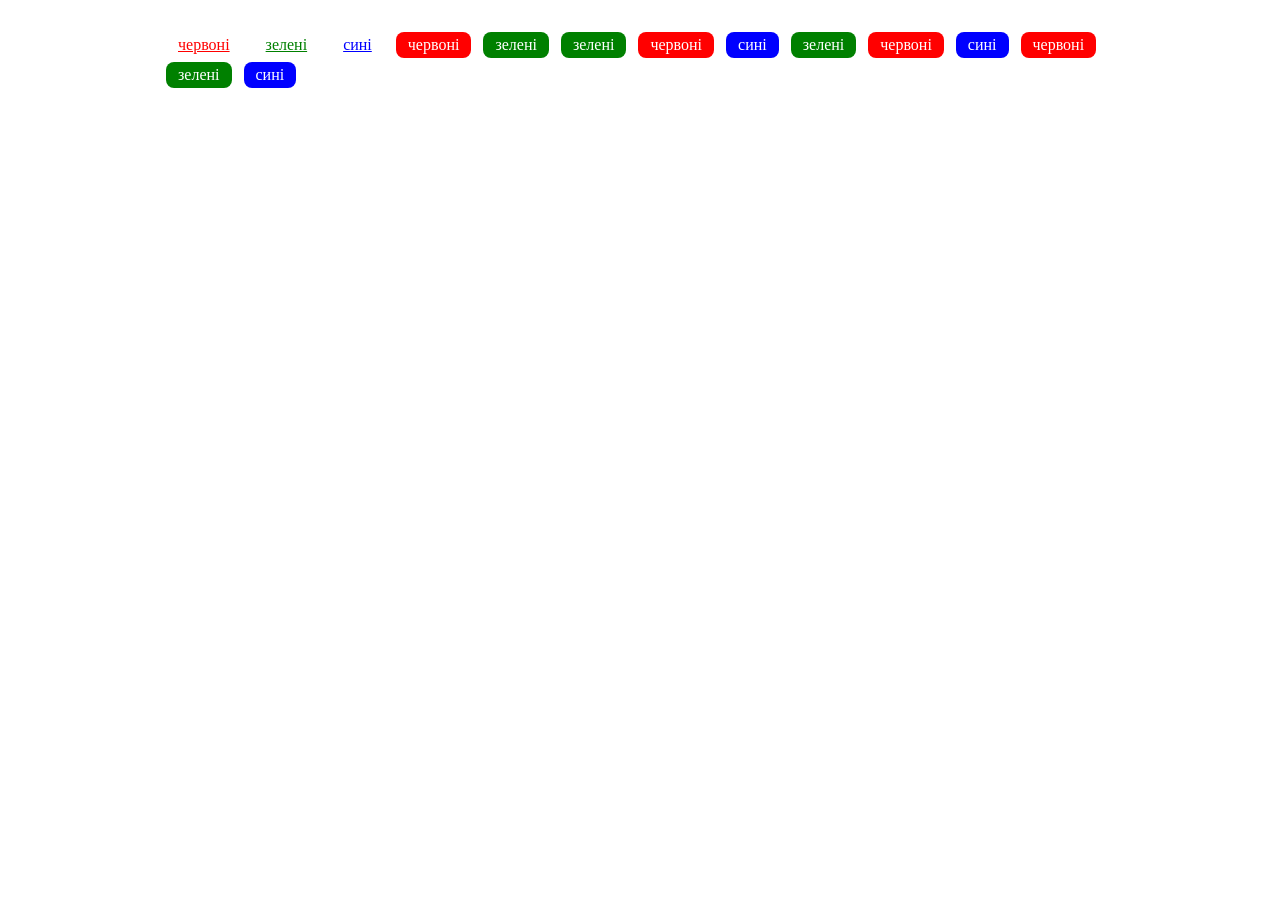
<file: lb5_Pipko/task_4.html>
<!-- @format -->

<!doctype html>
<html>
	<head>
		<meta charset="UTF-8" />
		<title>Завдання 4</title>
		<link
			rel="stylesheet"
			href="task_4.css"
		/>
	</head>

	<body>
		<form action="#">
			<div>
				<input
					type="checkbox"
					id="red"
				/>
				<input
					type="checkbox"
					id="green"
				/>
				<input
					type="checkbox"
					id="blue"
				/>

				<label for="red">червоні</label>
				<label for="green">зелені </label>
				<label for="blue">сині</label>

				<span class="red">червоні</span>
				<span class="green">зелені</span>
				<span class="green">зелені</span>
				<span class="red">червоні</span>
				<span class="blue">сині</span>
				<span class="green">зелені</span>
				<span class="red">червоні</span>
				<span class="blue">сині</span>
				<span class="red">червоні</span>
				<span class="green">зелені</span>
				<span class="blue">сині</span>
			</div>
		</form>
	</body>
</html>
</file>
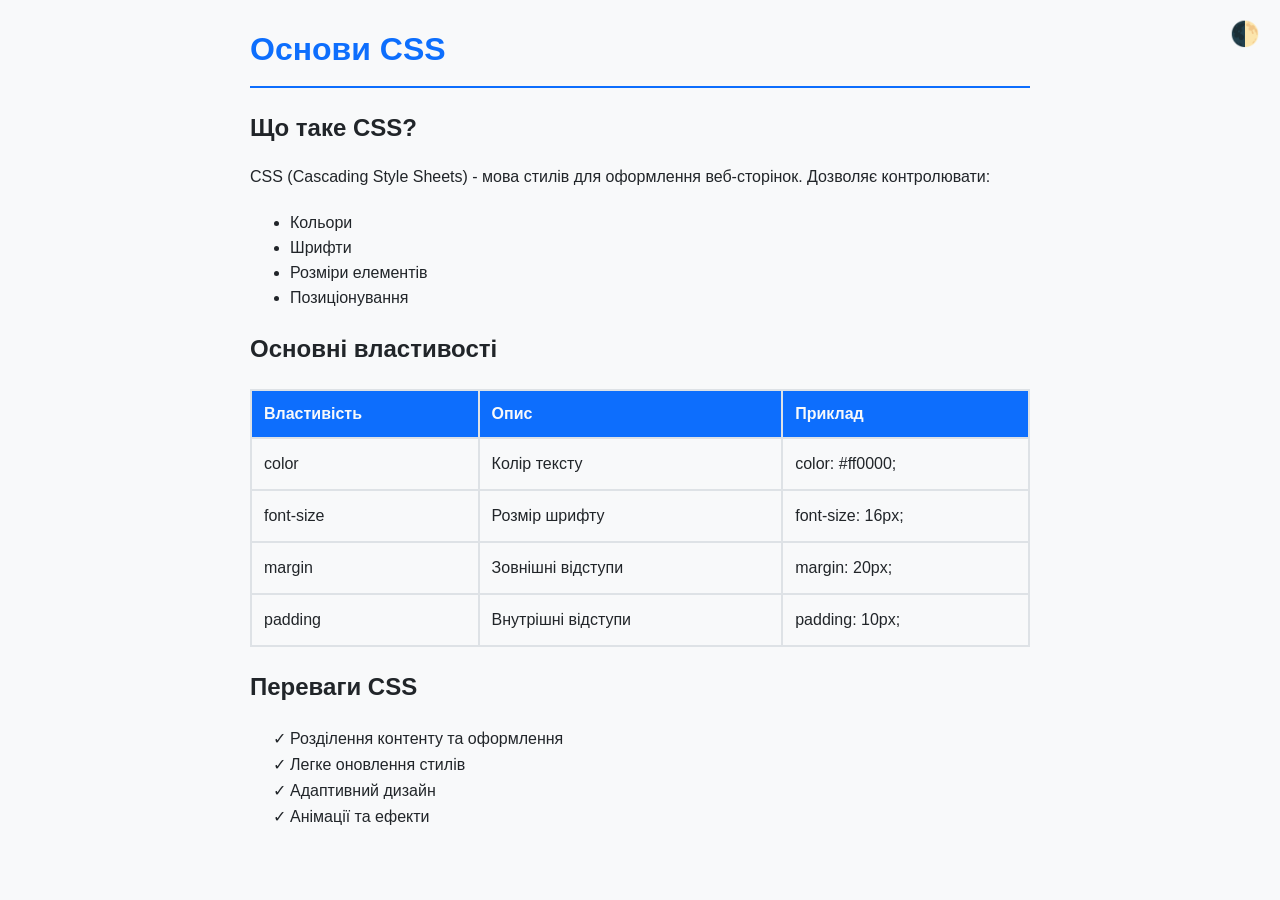
<file: lb5_Pipko/task_5.html>
<!-- @format -->

<!doctype html>
<html lang="en">
	<head>
		<meta charset="UTF-8" />
		<meta
			name="viewport"
			content="width=device-width, initial-scale=1.0"
		/>
		<title>Завдання 5</title>
		<link
			rel="stylesheet"
			href="task_5.css"
		/>
	</head>

	<body>
		<div class="page-wrapper">
			<input
				type="checkbox"
				id="theme-switcher"
				hidden
			/>
			<label
				for="theme-switcher"
				class="theme-label"
				>🌓</label
			>
			<div class="container">
				<h1 class="title">Основи CSS</h1>

				<h2 class="heading">Що таке CSS?</h2>
				<p class="paragraph">
					CSS (Cascading Style Sheets) - мова стилів для оформлення
					веб-сторінок. Дозволяє контролювати:
				</p>
				<ul class="list">
					<li class="list__item">Кольори</li>
					<li class="list__item">Шрифти</li>
					<li class="list__item">Розміри елементів</li>
					<li class="list__item">Позиціонування</li>
				</ul>

				<h2 class="heading">Основні властивості</h2>
				<table class="table">
					<tr class="table__row">
						<th class="table__heading">Властивість</th>
						<th class="table__heading">Опис</th>
						<th class="table__heading">Приклад</th>
					</tr>
					<tr class="table__row">
						<td class="table__ceil">color</td>
						<td class="table__ceil">Колір тексту</td>
						<td class="table__ceil">color: #ff0000;</td>
					</tr>
					<tr class="table__row">
						<td class="table__ceil">font-size</td>
						<td class="table__ceil">Розмір шрифту</td>
						<td class="table__ceil">font-size: 16px;</td>
					</tr>
					<tr class="table__row">
						<td class="table__ceil">margin</td>
						<td class="table__ceil">Зовнішні відступи</td>
						<td class="table__ceil">margin: 20px;</td>
					</tr>
					<tr class="table__row">
						<td class="table__ceil">padding</td>
						<td class="table__ceil">Внутрішні відступи</td>
						<td class="table__ceil">padding: 10px;</td>
					</tr>
				</table>

				<h2 class="heading">Переваги CSS</h2>
				<!-- Для маркування списку використати -  ✓ -->
				<ul class="list list--checkmarks">
					<li class="list__item list__item--checkmark">
						Розділення контенту та оформлення
					</li>
					<li class="list__item list__item--checkmark">
						Легке оновлення стилів
					</li>
					<li class="list__item list__item--checkmark">
						Адаптивний дизайн
					</li>
					<li class="list__item list__item--checkmark">
						Анімації та ефекти
					</li>
				</ul>
			</div>
		</div>
	</body>
</html>
</file>
<file: lb6_Pipko/main.css>
/**
 * ================================
 *    VARIABLES
 * ================================
 *
 * @format
 */

:root {
	color-scheme: light;

	--bg: #fff;
	--surface: #f7f7f5;
	--text: #37352f;
	--muted: #787774;
	--border: #e9e9e7;
	--accent: #2383e2;
}

body:has(#theme-switch-input:checked) {
	color-scheme: dark;

	--bg: #191919;
	--surface: #252525;
	--text: #e3e3e3;
	--muted: #999;
	--border: #373737;
	--accent: #529cca;
}

*,
*::before,
*::after {
	box-sizing: border-box;
}

body {
	margin: 0;
	padding: 48px 24px;

	font-family: sans-serif;
	font-size: 14px;

	background: var(--bg);
	color: var(--text);
}

.content {
	.content__container {
		margin: 0 auto;
		max-width: 1200px;
	}

	.content__title {
		margin: 0 0 32px;

		font-size: 32px;
		line-height: 1.3;
	}

	/* Перемикач теми */

	.theme-switch {
		position: absolute;
		top: 20px;
		right: 24px;

		.theme-switch__input {
			position: absolute;
			width: 1px;
			height: 1px;
			opacity: 0;
			overflow: hidden;

			&:checked + .theme-switch__label {
				.theme-switch__icon {
					opacity: 0.45;

					&:last-child {
						opacity: 1;
					}
				}
			}

			&:focus-visible + .theme-switch__label {
				outline: 2px solid var(--accent);
				outline-offset: 3px;
			}
		}

		.theme-switch__label {
			display: flex;
			align-items: center;
			gap: 8px;
			padding: 7px 10px;
			border: 1px solid var(--border);
			border-radius: 6px;
			background: var(--surface);
			cursor: pointer;
		}

		.theme-switch__icon {
			opacity: 0.45;

			&:first-child {
				opacity: 1;
			}
		}
	}

	/* Фільтри */

	.filter {
		display: grid;
		grid-template-columns: repeat(2, 1fr);
		gap: 12px;
		margin-bottom: 28px;

		.filter__group {
			min-width: 0;
			margin: 0;
			padding: 14px;
			border: 1px solid var(--border);
			border-radius: 6px;
		}

		.filter__legend {
			padding: 0 5px;
			font-weight: 600;
		}

		.filter__label {
			display: inline-flex;
			align-items: center;
			gap: 6px;
			margin: 5px 12px 5px 0;
			color: var(--muted);
			cursor: pointer;

			&:has(input:checked) {
				color: var(--text);
			}
		}

		.filter__specialty {
			width: 100%;
			padding: 9px 10px;
			border: 1px solid var(--border);
			border-radius: 5px;
			background: var(--bg);
			color: var(--text);
		}
	}

	/* Таблиця */

	.table {
		display: block;
		width: 100%;
		overflow-x: auto;
		border: 1px solid var(--border);
		border-radius: 6px;
		border-spacing: 0;

		.table__headrow,
		.table__row {
			display: table;
			width: 100%;
			min-width: 950px;
			table-layout: fixed;
		}

		.table__headrow {
			background: var(--surface);
		}

		.table__heading,
		.table__cell {
			padding: 12px;
			border-bottom: 1px solid var(--border);
			text-align: left;
		}

		.table__heading {
			color: var(--muted);
			font-size: 12px;
			font-weight: 600;
		}

		.table__cell {
			font-size: 13px;
		}

		.table__row:hover {
			background: var(--surface);
		}

		.table__row:last-child .table__cell {
			border-bottom: 0;
		}

		.table__heading--order,
		.table__cell--order {
			width: 45px;
		}

		.table__heading--specialty,
		.table__cell--specialty {
			width: 145px;
		}

		.table__heading--fullname,
		.table__cell--fullname {
			width: 190px;
		}

		.table__heading--category,
		.table__cell--category {
			width: 145px;
		}

		.table__heading--cabinet,
		.table__cell--cabinet {
			width: 75px;
		}

		.table__heading--days,
		.table__cell--days {
			width: 125px;
		}

		.table__heading--worktime,
		.table__cell--worktime {
			width: 120px;
		}

		.table__heading--period,
		.table__cell--period {
			width: 100px;
		}

		.table__cell--order,
		.table__cell--days,
		.table__cell--category,
		.table__cell--period {
			color: var(--muted);
		}
	}

	/* Контакт */

	.contact {
		display: flex;
		flex-wrap: wrap;
		gap: 12px;
		margin-top: 28px;
		padding: 16px;
		border: 1px solid var(--border);
		border-radius: 6px;
		background: var(--surface);

		.contact__label {
			flex: 1 1 200px;
		}

		.contact__input {
			width: 100%;
			padding: 9px 10px;
			border: 1px solid var(--border);
			border-radius: 5px;
			background: var(--bg);
			color: var(--text);
		}

		.contact__btn {
			padding: 9px 20px;
			border: 0;
			border-radius: 5px;
			background: var(--text);
			color: var(--bg);
			cursor: pointer;

			&:hover {
				opacity: 0.8;
			}
		}
	}
}
</file>
<file: lb6_Pipko/filter.css>
/** @format */

*,
*::before,
*::after {
	box-sizing: border-box;
}

body {
	margin: 0;
}

.content {
	/* День прийому */
	&:has(input[name='day'][value='monday']:checked) {
		.table__row[data-days~='monday'] {
			display: inline-table !important;
		}
		.table__row:not([data-days~='monday']) {
			display: none;
		}
	}

	&:has(input[name='day'][value='tuesday']:checked) {
		.table__row[data-days~='tuesday'] {
			display: inline-table !important;
		}
		.table__row:not([data-days~='tuesday']) {
			display: none;
		}
	}

	&:has(input[name='day'][value='wednesday']:checked) {
		.table__row[data-days~='wednesday'] {
			display: inline-table !important;
		}
		.table__row:not([data-days~='wednesday']) {
			display: none;
		}
	}

	&:has(input[name='day'][value='thursday']:checked) {
		.table__row[data-days~='thursday'] {
			display: inline-table !important;
		}
		.table__row:not([data-days~='thursday']) {
			display: none;
		}
	}

	&:has(input[name='day'][value='friday']:checked) {
		.table__row[data-days~='friday'] {
			display: inline-table !important;
		}
		.table__row:not([data-days~='friday']) {
			display: none;
		}
	}

	/* Рівень (категорія) фахівця */
	&:has(input[name='category'][value='first-category']:checked) {
		.table__row:not([data-category='first-category']) {
			display: none !important;
		}
	}

	&:has(input[name='category'][value='second-category']:checked) {
		.table__row:not([data-category='second-category']) {
			display: none !important;
		}
	}

	&:has(input[name='category'][value='highest-category']:checked) {
		.table__row:not([data-category='highest-category']) {
			display: none !important;
		}
	}

	/* Половина дня */
	&:has(input[name='period'][value='first']:checked) {
		.table__row:not([data-period='first']) {
			display: none !important;
		}
	}

	&:has(input[name='period'][value='second']:checked) {
		.table__row:not([data-period='second']) {
			display: none !important;
		}
	}

	/* Спеціальність */
	&:has(select[name='specialty'] option[value='pediatrician']:checked) {
		.table__row:not([data-specialty='pediatrician']) {
			display: none !important;
		}
	}

	&:has(
		select[name='specialty'] option[value='pediatric-neurologist']:checked
	) {
		.table__row:not([data-specialty='pediatric-neurologist']) {
			display: none !important;
		}
	}

	&:has(select[name='specialty'] option[value='pediatric-surgeon']:checked) {
		.table__row:not([data-specialty='pediatric-surgeon']) {
			display: none !important;
		}
	}

	&:has(
		select[name='specialty']
			option[value='pediatric-ophthalmologist']:checked
	) {
		.table__row:not([data-specialty='pediatric-ophthalmologist']) {
			display: none !important;
		}
	}

	&:has(
		select[name='specialty']
			option[value='pediatric-otolaryngologist']:checked
	) {
		.table__row:not([data-specialty='pediatric-otolaryngologist']) {
			display: none !important;
		}
	}

	&:has(
		select[name='specialty'] option[value='pediatric-cardiologist']:checked
	) {
		.table__row:not([data-specialty='pediatric-cardiologist']) {
			display: none !important;
		}
	}

	&:has(
		select[name='specialty'] option[value='pediatric-dermatologist']:checked
	) {
		.table__row:not([data-specialty='pediatric-dermatologist']) {
			display: none !important;
		}
	}

	&:has(
		select[name='specialty']
			option[value='pediatric-endocrinologist']:checked
	) {
		.table__row:not([data-specialty='pediatric-endocrinologist']) {
			display: none !important;
		}
	}

	&:has(
		select[name='specialty'] option[value='pediatric-allergist']:checked
	) {
		.table__row:not([data-specialty='pediatric-allergist']) {
			display: none !important;
		}
	}

	&:has(
		select[name='specialty']
			option[value='pediatric-gastroenterologist']:checked
	) {
		.table__row:not([data-specialty='pediatric-gastroenterologist']) {
			display: none !important;
		}
	}
}
</file>
<file: lb4_Pipko/main.css>
/** @format */

*,
*::before,
*::after {
	box-sizing: border-box;
}

body {
	margin: 0;
}

.site-main__content {
	margin: 0 auto;
	padding: 0 1.875rem;
	max-width: 63.75rem;
}

.content__title {
	color: orange;
	text-align: right;
}

.content__subtitle--orange {
	color: orange;
}

.content__subtitle--blue {
	color: blue;
}

.content__paragraph {
	&::first-letter {
		font-size: 2em;
		color: red;
	}
}

.content__mark {
	padding: 0 0.5em;

	font-style: italic;

	color: white;

	background-color: green;
}

.sublist__item--complited {
	color: green;
}

.sublist__item--uncomplited {
	color: red;
}

.sublist__item--disabled {
	color: grey;
}

.table {
	width: 30rem;
	max-width: 100%;
	min-width: fit-content;

	border: 0.0625rem solid black;
}

.table__heading,
.table__cell {
	padding: 0.25rem 0.5rem;
	border: 0.0625rem solid black;
}

.table__cell--name {
	color: orange;
}

.table__cell--visiting {
	text-align: center;

	color: white;

	background-color: green;
}
</file>
<file: lb5_Pipko/task_1.css>
/** @format */

*,
*::before,
*::after {
	box-sizing: border-box;
}

body {
	margin: 0;
}

article p:first-of-type {
	font-size: 1.5em;
}

article p:last-of-type {
	color: #999;
}
</file>
<file: lb5_Pipko/task_2.css>
/** @format */

*,
*::before,
*::after {
	box-sizing: border-box;
}

body {
	margin: 0;
}

a[href^='https://'],
a[href^='http://'] {
	color: #4caf50;
}

a[href*='google.'] {
	color: #666;
}

a[target='_blank'] {
	&::after {
		content: ' ⇱';
	}
}
</file>
<file: lb5_Pipko/task_3.css>
/** @format */

*,
*::before,
*::after {
	box-sizing: border-box;
}

body {
	margin: 0;
}

tr:nth-child(even) {
	background-color: #ddebf7;
}

td:nth-child(2n + 3) {
	background-color: #f2f2de;
}
</file>
<file: lb5_Pipko/task_4.css>
/** @format */

*,
*::before,
*::after {
	box-sizing: border-box;
}

body {
	margin: 0;
}

form {
	margin: auto;
	padding: 2rem 1.875rem;
	width: 63rem;
	max-width: 100%;

	div {
		display: flex;
		flex-wrap: wrap;
		gap: 0.25rem 0.75rem;
	}
}

input {
	display: none;

	&#red:checked ~ label[for='red'],
	&#green:checked ~ label[for='green'],
	&#blue:checked ~ label[for='blue'] {
		opacity: 0.5;
	}

	&#red:checked ~ span.red,
	&#green:checked ~ span.green,
	&#blue:checked ~ span.blue {
		display: none;
	}
}

label {
	padding: 0.25em 0.75em;

	text-decoration: underline;

	&[for='red'] {
		color: red;
	}

	&[for='green'] {
		color: green;
	}

	&[for='blue'] {
		color: blue;
	}
}

span {
	padding: 0.25em 0.75em;
	border-radius: 0.5em;
	color: white;

	&.red {
		background-color: red;
	}

	&.green {
		background-color: green;
	}

	&.blue {
		background-color: blue;
	}
}
</file>
<file: lb5_Pipko/task_5.css>
/**
 * Світла тема (за замовчуванням)
 *
 * @format
 */

/* #f8f9fa
 #212529
 #0d6efd
 #dee2e6
 rgba(0, 0, 0, 0.075) */

/* Темна тема */
/* #212529
 #f8f9fa
 #85d3ff
 #495057
 rgba(255, 255, 255, 0.075) */

:root {
	/* Start Light color-theme */
	--lth-bg-color: #f8f9fa;
	--lth-text-color: #212529;
	--lth-main-color: #0d6efd;
	--lth-grey-color: #dee2e6;
	--lth-dark-color: rgba(0, 0, 0, 0.075);
	/* End Light color-theme */

	/* Start Dark color-theme */
	--drk-bg-color: #212529;
	--drk-text-color: #f8f9fa;
	--drk-main-color: #85d3ff;
	--drk-grey-color: #495057;
	--drk-dark-color: rgba(255, 255, 255, 0.075);
	/* End Dark color-theme */
}

*,
*::before,
*::after {
	box-sizing: border-box;
}

body {
	padding: 0;
	margin: 0;
}

.page-wrapper {
	font-family: Arial, sans-serif;
	transition: 0.3s; /*Забезпечує плавніть зміни теми*/
	height: 100vh; /* Забезпечуємо повну висоту екрана */

	min-height: max-content;

	/* Start Light theme */
	&:not(:has(#theme-switcher:checked)) {
		color: var(--lth-text-color);
		background-color: var(--lth-bg-color);

		.title {
			border-bottom-color: var(--lth-main-color);

			color: var(--lth-main-color);
		}

		.table {
			border-color: var(--lth-grey-color);
		}

		.table__row {
			&:hover {
				background-color: var(--lth-dark-color);
			}
		}

		.table__heading {
			border-color: var(--lth-grey-color);
			color: var(--lth-bg-color);
			background-color: var(--lth-main-color);
		}

		.table__ceil {
			border-color: var(--lth-grey-color);
		}
	}
	/* End Light theme */

	/* Start Dark theme */
	&:has(#theme-switcher:checked) {
		color: var(--drk-text-color);
		background-color: var(--drk-bg-color);

		.title {
			border-bottom-color: var(--drk-main-color);

			color: var(--drk-main-color);
		}

		.table {
			border-color: var(--drk-grey-color);
		}

		.table__row {
			&:hover {
				background-color: var(--drk-dark-color);
			}
		}

		.table__heading {
			border-color: var(--drk-grey-color);
			color: var(--drk-text-color);
			background-color: var(--drk-main-color);
		}

		.table__ceil {
			border-color: var(--drk-grey-color);
		}
	}
	/* End Dark theme */
}

.container {
	max-width: 800px;
	margin: 0 auto;
	padding: 10px;
}

.theme-label {
	position: fixed;
	top: 20px;
	right: 20px;
	cursor: pointer;
	font-size: 24px;
}

.title {
	margin-bottom: 1.625rem;
	padding-bottom: 1.125rem;
	border-bottom: 0.125rem solid;
}

.heading {
	margin: 1.625rem 0;
}

.list {
	margin: 1.75rem 0;
}

.list__item {
	margin-bottom: 0.4375rem;
}

.list__item--checkmark {
	&::marker {
		content: '✓ ';
	}
}

.table {
	padding: 0;
	width: 100%;

	border: 0.0625rem solid;
	border-spacing: 0;
}

.table__row {
	transition: 0.1s ease-in-out;
}

.table__heading {
	padding: 0.25rem 0.75rem;
	height: 3rem;

	border: 0.0625rem solid;

	text-align: left;
}

.table__ceil {
	padding: 0.5rem 0.75rem;
	height: 3.25rem;

	border: 0.0625rem solid;
}
</file>
